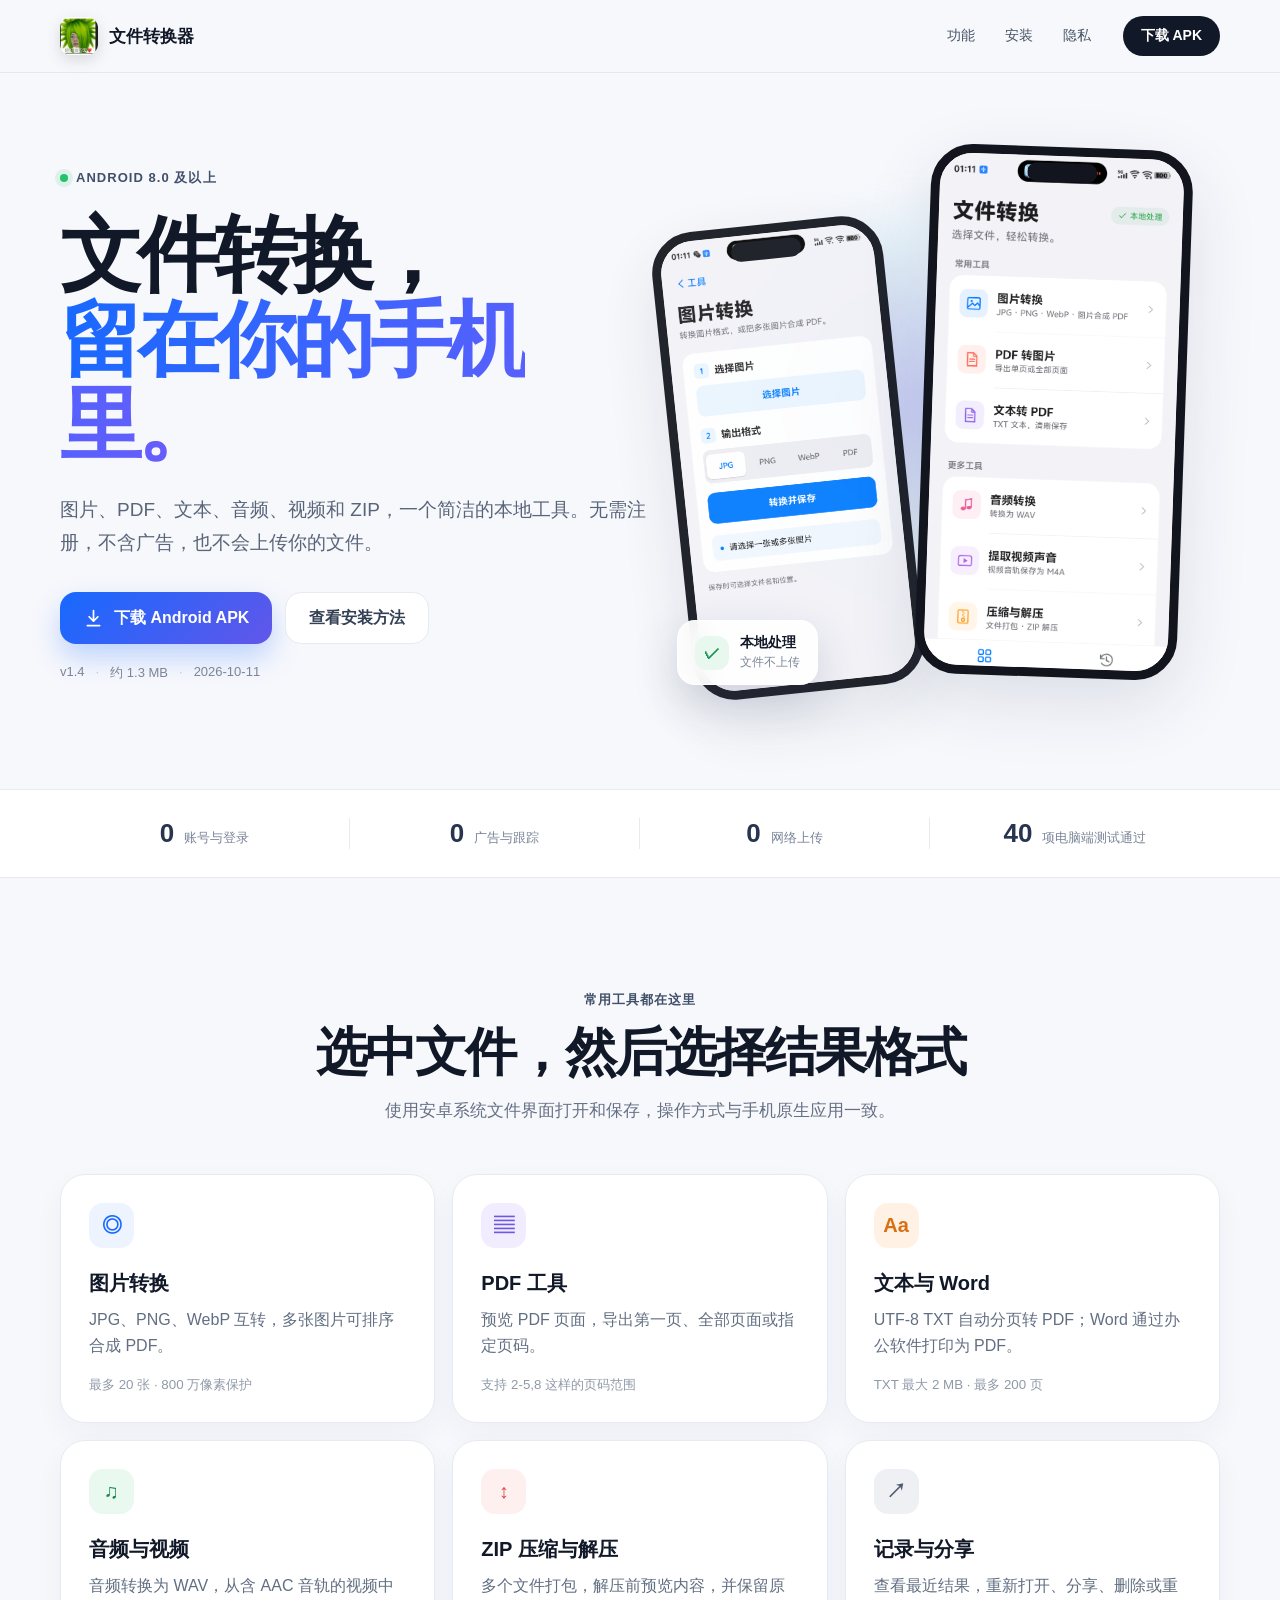
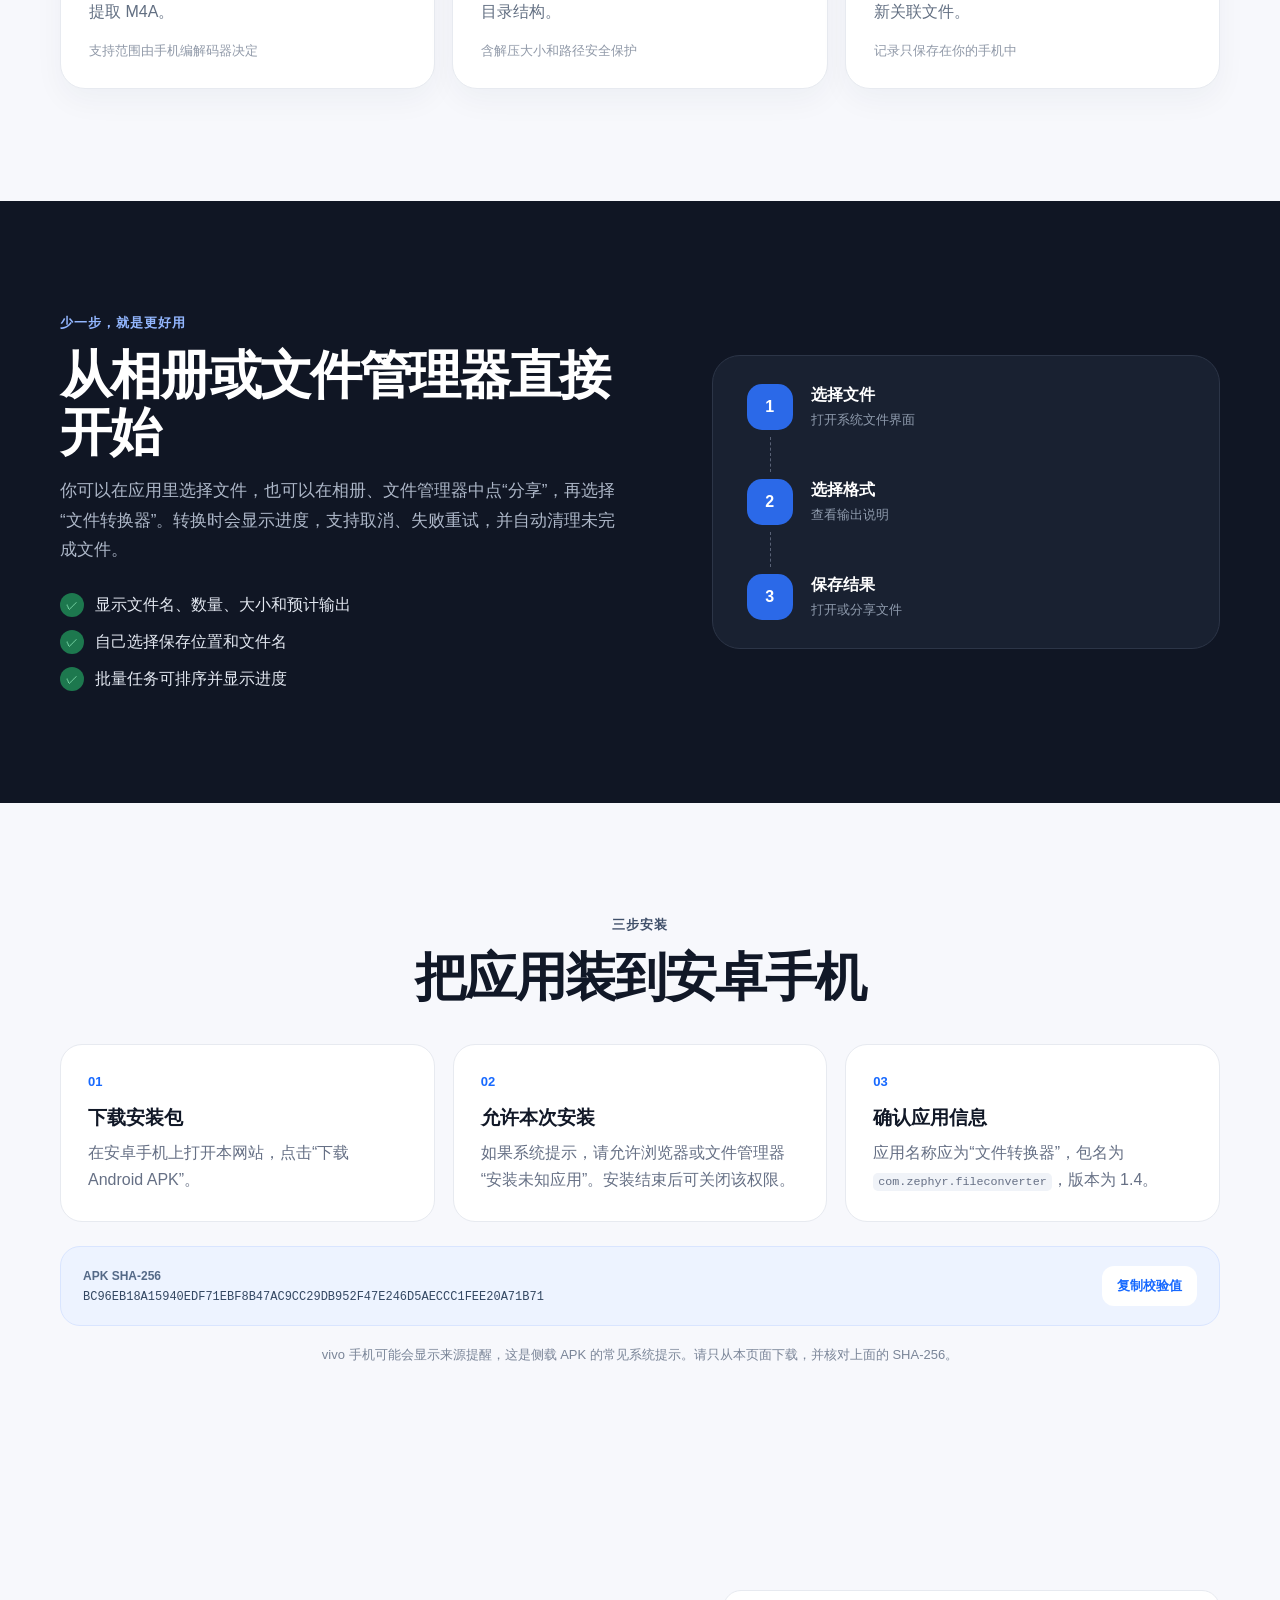
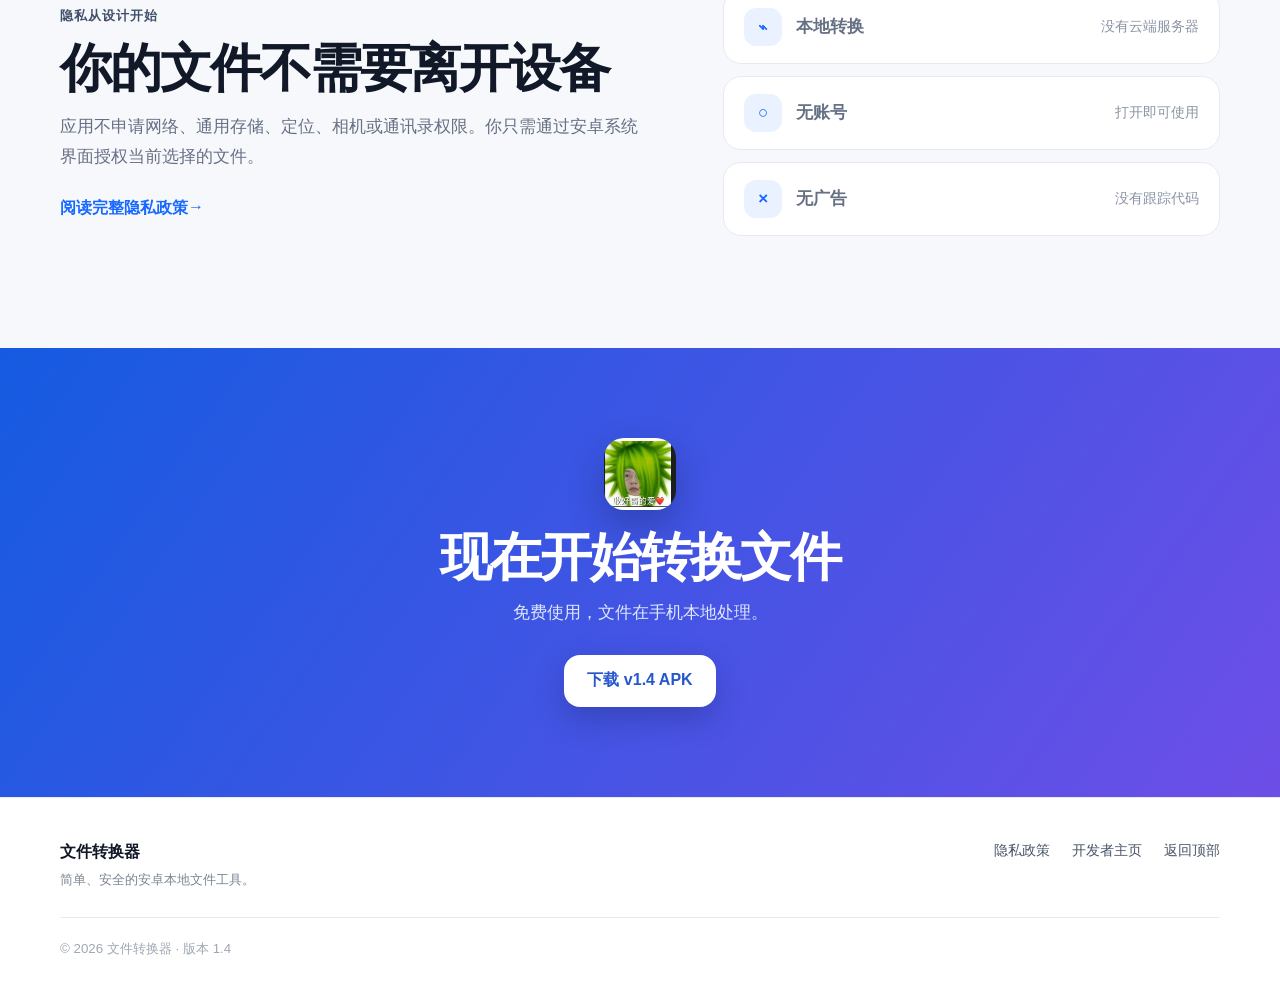
<file: index.html>
<!doctype html>
<html lang="zh-CN">
<head>
  <meta charset="utf-8">
  <meta name="viewport" content="width=device-width, initial-scale=1">
  <meta name="theme-color" content="#f7f8fc">
  <meta name="description" content="文件转换器是一款免费、无广告、在安卓手机本地处理文件的工具。支持图片、PDF、TXT、音频、视频与 ZIP。">
  <title>文件转换器｜官方下载</title>
  <link rel="icon" href="assets/app-icon.png">
  <link rel="stylesheet" href="assets/style.css">
</head>
<body>
  <header class="nav-wrap">
    <nav class="nav shell" aria-label="主导航">
      <a class="brand" href="#top" aria-label="返回首页">
        <img src="assets/app-icon.png" alt="文件转换器图标">
        <span>文件转换器</span>
      </a>
      <div class="nav-links">
        <a href="#features">功能</a>
        <a href="#install">安装</a>
        <a href="privacy.html">隐私</a>
      </div>
      <a class="nav-download" href="downloads/FileConverter-v1.4-release.apk" download>下载 APK</a>
    </nav>
  </header>

  <main id="top">
    <section class="hero shell">
      <div class="hero-copy">
        <span class="eyebrow"><i></i> Android 8.0 及以上</span>
        <h1>文件转换，<br><span>留在你的手机里。</span></h1>
        <p class="lead">图片、PDF、文本、音频、视频和 ZIP，一个简洁的本地工具。无需注册，不含广告，也不会上传你的文件。</p>
        <div class="hero-actions">
          <a class="primary" href="downloads/FileConverter-v1.4-release.apk" download>
            <svg viewBox="0 0 24 24" aria-hidden="true"><path d="M12 3v12m0 0 5-5m-5 5-5-5M5 20h14"/></svg>
            下载 Android APK
          </a>
          <a class="secondary" href="#install">查看安装方法</a>
        </div>
        <div class="release-meta" aria-label="版本信息">
          <span>v1.4</span><b>·</b><span>约 1.3 MB</span><b>·</b><span>2026-10-11</span>
        </div>
      </div>
      <div class="hero-visual" aria-label="应用界面预览">
        <div class="glow"></div>
        <div class="phone phone-back"><img src="assets/ui-image.png" alt="图片转换页面"></div>
        <div class="phone phone-front"><img src="assets/ui-home.png" alt="文件转换器首页"></div>
        <div class="privacy-pill">
          <span class="shield">✓</span>
          <span><strong>本地处理</strong><small>文件不上传</small></span>
        </div>
      </div>
    </section>

    <section class="trust-strip">
      <div class="shell trust-grid">
        <div><strong>0</strong><span>账号与登录</span></div>
        <div><strong>0</strong><span>广告与跟踪</span></div>
        <div><strong>0</strong><span>网络上传</span></div>
        <div><strong>40</strong><span>项电脑端测试通过</span></div>
      </div>
    </section>

    <section class="section shell" id="features">
      <div class="section-heading">
        <span class="kicker">常用工具都在这里</span>
        <h2>选中文件，然后选择结果格式</h2>
        <p>使用安卓系统文件界面打开和保存，操作方式与手机原生应用一致。</p>
      </div>
      <div class="feature-grid">
        <article class="feature-card accent-blue"><span class="feature-icon">◎</span><h3>图片转换</h3><p>JPG、PNG、WebP 互转，多张图片可排序合成 PDF。</p><small>最多 20 张 · 800 万像素保护</small></article>
        <article class="feature-card accent-purple"><span class="feature-icon">▤</span><h3>PDF 工具</h3><p>预览 PDF 页面，导出第一页、全部页面或指定页码。</p><small>支持 2-5,8 这样的页码范围</small></article>
        <article class="feature-card accent-orange"><span class="feature-icon">Aa</span><h3>文本与 Word</h3><p>UTF-8 TXT 自动分页转 PDF；Word 通过办公软件打印为 PDF。</p><small>TXT 最大 2 MB · 最多 200 页</small></article>
        <article class="feature-card accent-green"><span class="feature-icon">♫</span><h3>音频与视频</h3><p>音频转换为 WAV，从含 AAC 音轨的视频中提取 M4A。</p><small>支持范围由手机编解码器决定</small></article>
        <article class="feature-card accent-red"><span class="feature-icon">↕</span><h3>ZIP 压缩与解压</h3><p>多个文件打包，解压前预览内容，并保留原目录结构。</p><small>含解压大小和路径安全保护</small></article>
        <article class="feature-card accent-slate"><span class="feature-icon">↗</span><h3>记录与分享</h3><p>查看最近结果，重新打开、分享、删除或重新关联文件。</p><small>记录只保存在你的手机中</small></article>
      </div>
    </section>

    <section class="section experience">
      <div class="shell experience-grid">
        <div class="experience-copy">
          <span class="kicker">少一步，就是更好用</span>
          <h2>从相册或文件管理器直接开始</h2>
          <p>你可以在应用里选择文件，也可以在相册、文件管理器中点“分享”，再选择“文件转换器”。转换时会显示进度，支持取消、失败重试，并自动清理未完成文件。</p>
          <ul class="checks">
            <li><span>✓</span>显示文件名、数量、大小和预计输出</li>
            <li><span>✓</span>自己选择保存位置和文件名</li>
            <li><span>✓</span>批量任务可排序并显示进度</li>
          </ul>
        </div>
        <div class="flow" aria-label="使用流程">
          <div class="flow-item"><b>1</b><span><strong>选择文件</strong><small>打开系统文件界面</small></span></div>
          <div class="flow-line"></div>
          <div class="flow-item"><b>2</b><span><strong>选择格式</strong><small>查看输出说明</small></span></div>
          <div class="flow-line"></div>
          <div class="flow-item"><b>3</b><span><strong>保存结果</strong><small>打开或分享文件</small></span></div>
        </div>
      </div>
    </section>

    <section class="section shell" id="install">
      <div class="section-heading compact">
        <span class="kicker">三步安装</span>
        <h2>把应用装到安卓手机</h2>
      </div>
      <div class="steps">
        <article><span>01</span><h3>下载安装包</h3><p>在安卓手机上打开本网站，点击“下载 Android APK”。</p></article>
        <article><span>02</span><h3>允许本次安装</h3><p>如果系统提示，请允许浏览器或文件管理器“安装未知应用”。安装结束后可关闭该权限。</p></article>
        <article><span>03</span><h3>确认应用信息</h3><p>应用名称应为“文件转换器”，包名为 <code>com.zephyr.fileconverter</code>，版本为 1.4。</p></article>
      </div>
      <div class="verify-card">
        <div><span class="verify-label">APK SHA-256</span><code id="apkHash">BC96EB18A15940EDF71EBF8B47AC9CC29DB952F47E246D5AECCC1FEE20A71B71</code></div>
        <button type="button" id="copyHash">复制校验值</button>
      </div>
      <p class="install-note">vivo 手机可能会显示来源提醒，这是侧载 APK 的常见系统提示。请只从本页面下载，并核对上面的 SHA-256。</p>
    </section>

    <section class="section shell privacy-preview">
      <div>
        <span class="kicker">隐私从设计开始</span>
        <h2>你的文件不需要离开设备</h2>
        <p>应用不申请网络、通用存储、定位、相机或通讯录权限。你只需通过安卓系统界面授权当前选择的文件。</p>
        <a href="privacy.html">阅读完整隐私政策 <span>→</span></a>
      </div>
      <div class="privacy-points">
        <p><span>⌁</span><strong>本地转换</strong><small>没有云端服务器</small></p>
        <p><span>○</span><strong>无账号</strong><small>打开即可使用</small></p>
        <p><span>×</span><strong>无广告</strong><small>没有跟踪代码</small></p>
      </div>
    </section>

    <section class="final-cta">
      <div class="shell">
        <img src="assets/app-icon.png" alt="" aria-hidden="true">
        <h2>现在开始转换文件</h2>
        <p>免费使用，文件在手机本地处理。</p>
        <a class="primary light" href="downloads/FileConverter-v1.4-release.apk" download>下载 v1.4 APK</a>
      </div>
    </section>
  </main>

  <footer>
    <div class="shell footer-grid">
      <div><strong>文件转换器</strong><p>简单、安全的安卓本地文件工具。</p></div>
      <div class="footer-links"><a href="privacy.html">隐私政策</a><a href="https://github.com/zephyr1225-1" rel="noopener">开发者主页</a><a href="#top">返回顶部</a></div>
      <small>© 2026 文件转换器 · 版本 1.4</small>
    </div>
  </footer>
  <div class="toast" id="toast" role="status" aria-live="polite">校验值已复制</div>
  <script src="assets/app.js"></script>
</body>
</html>
</file>
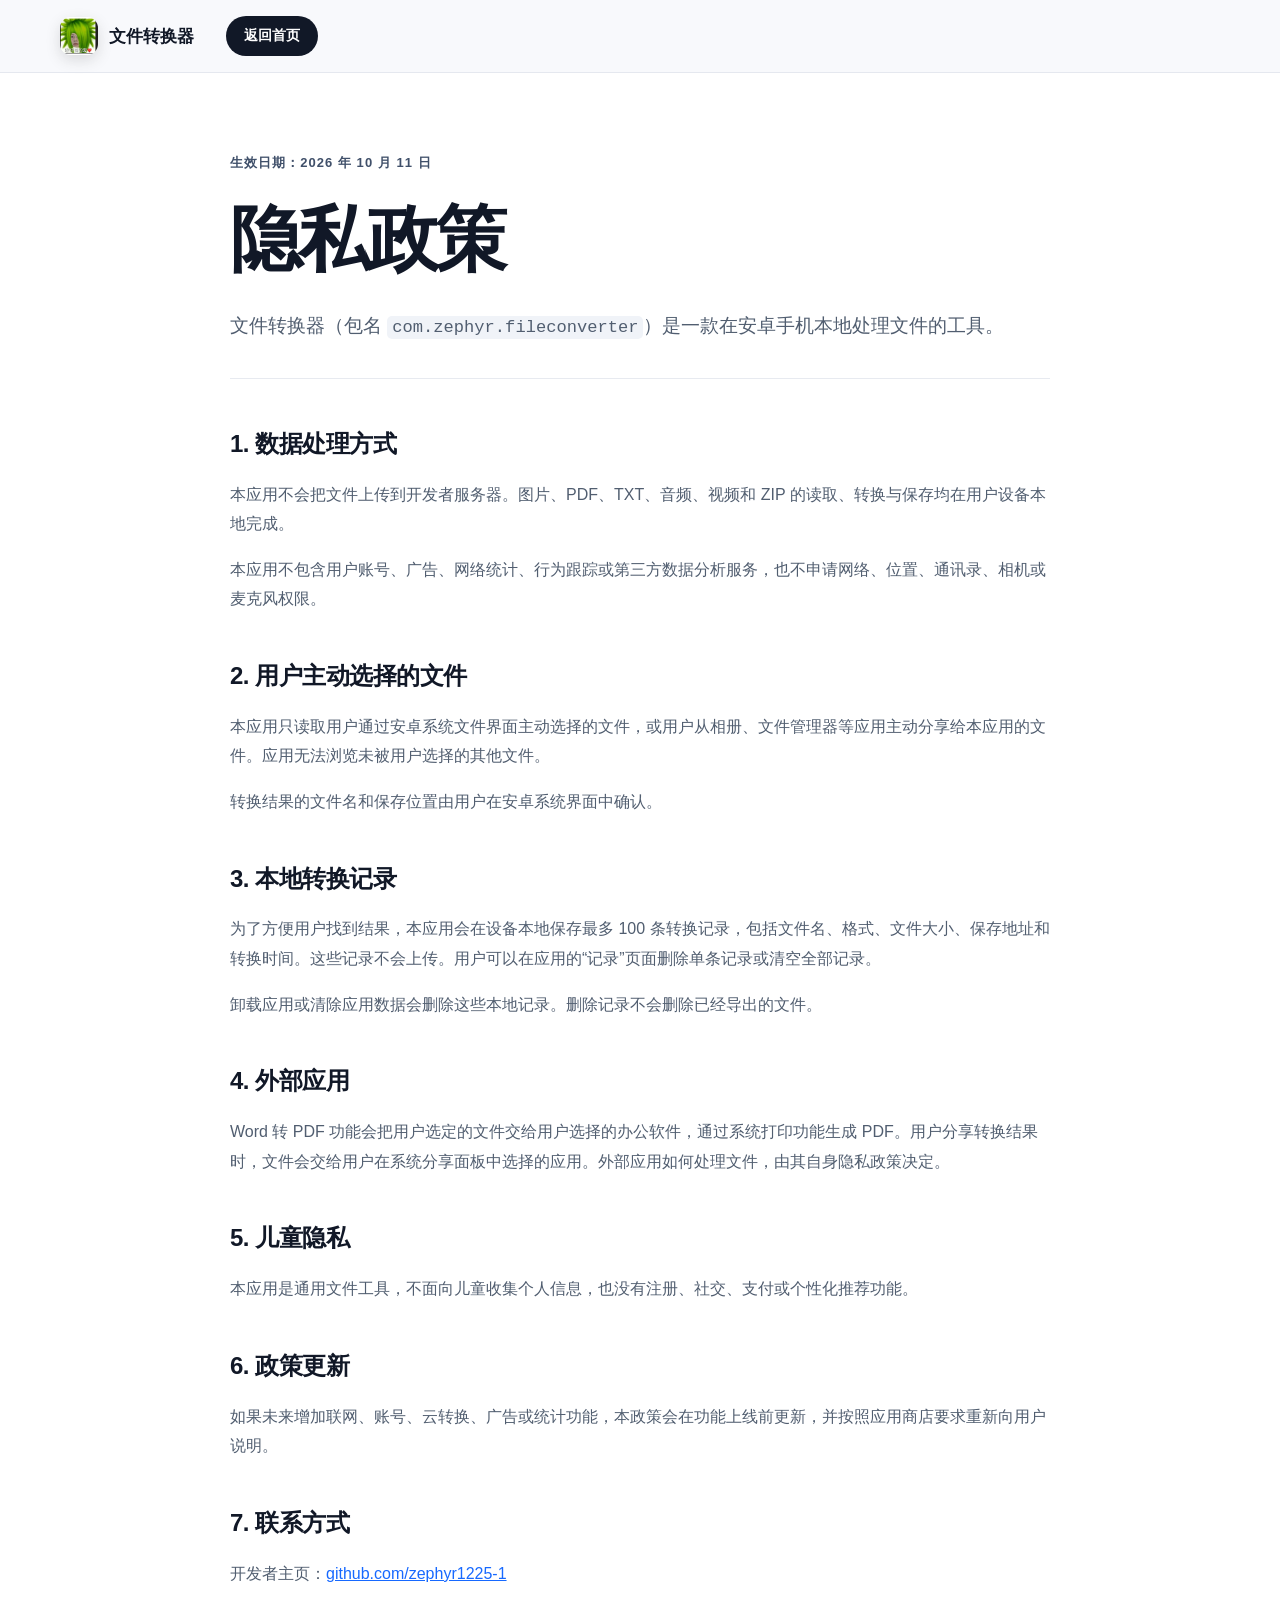
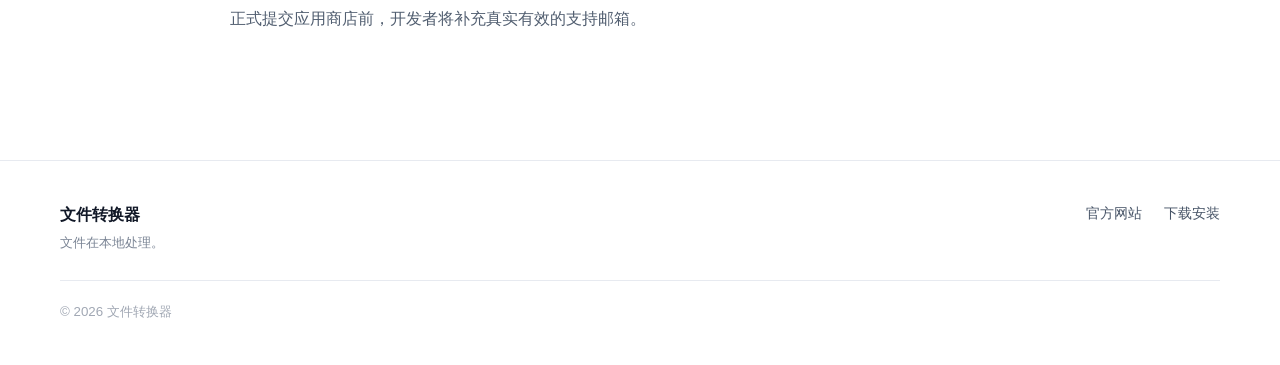
<file: privacy.html>
<!doctype html>
<html lang="zh-CN">
<head>
  <meta charset="utf-8">
  <meta name="viewport" content="width=device-width, initial-scale=1">
  <meta name="theme-color" content="#f7f8fc">
  <meta name="description" content="文件转换器隐私政策">
  <title>隐私政策｜文件转换器</title>
  <link rel="icon" href="assets/app-icon.png">
  <link rel="stylesheet" href="assets/style.css">
</head>
<body class="policy-body">
  <header class="nav-wrap"><nav class="nav shell"><a class="brand" href="index.html"><img src="assets/app-icon.png" alt="文件转换器图标"><span>文件转换器</span></a><a class="nav-download" href="index.html">返回首页</a></nav></header>
  <main class="policy shell">
    <span class="kicker">生效日期：2026 年 10 月 11 日</span>
    <h1>隐私政策</h1>
    <p class="policy-lead">文件转换器（包名 <code>com.zephyr.fileconverter</code>）是一款在安卓手机本地处理文件的工具。</p>
    <section><h2>1. 数据处理方式</h2><p>本应用不会把文件上传到开发者服务器。图片、PDF、TXT、音频、视频和 ZIP 的读取、转换与保存均在用户设备本地完成。</p><p>本应用不包含用户账号、广告、网络统计、行为跟踪或第三方数据分析服务，也不申请网络、位置、通讯录、相机或麦克风权限。</p></section>
    <section><h2>2. 用户主动选择的文件</h2><p>本应用只读取用户通过安卓系统文件界面主动选择的文件，或用户从相册、文件管理器等应用主动分享给本应用的文件。应用无法浏览未被用户选择的其他文件。</p><p>转换结果的文件名和保存位置由用户在安卓系统界面中确认。</p></section>
    <section><h2>3. 本地转换记录</h2><p>为了方便用户找到结果，本应用会在设备本地保存最多 100 条转换记录，包括文件名、格式、文件大小、保存地址和转换时间。这些记录不会上传。用户可以在应用的“记录”页面删除单条记录或清空全部记录。</p><p>卸载应用或清除应用数据会删除这些本地记录。删除记录不会删除已经导出的文件。</p></section>
    <section><h2>4. 外部应用</h2><p>Word 转 PDF 功能会把用户选定的文件交给用户选择的办公软件，通过系统打印功能生成 PDF。用户分享转换结果时，文件会交给用户在系统分享面板中选择的应用。外部应用如何处理文件，由其自身隐私政策决定。</p></section>
    <section><h2>5. 儿童隐私</h2><p>本应用是通用文件工具，不面向儿童收集个人信息，也没有注册、社交、支付或个性化推荐功能。</p></section>
    <section><h2>6. 政策更新</h2><p>如果未来增加联网、账号、云转换、广告或统计功能，本政策会在功能上线前更新，并按照应用商店要求重新向用户说明。</p></section>
    <section><h2>7. 联系方式</h2><p>开发者主页：<a href="https://github.com/zephyr1225-1" rel="noopener">github.com/zephyr1225-1</a></p><p>正式提交应用商店前，开发者将补充真实有效的支持邮箱。</p></section>
  </main>
  <footer><div class="shell footer-grid"><div><strong>文件转换器</strong><p>文件在本地处理。</p></div><div class="footer-links"><a href="index.html">官方网站</a><a href="index.html#install">下载安装</a></div><small>© 2026 文件转换器</small></div></footer>
</body>
</html>
</file>
<file: assets/style.css>
:root{--ink:#111827;--muted:#667085;--line:#e7eaf0;--blue:#1769ff;--blue2:#6d5dfc;--surface:#fff;--bg:#f7f8fc;--shadow:0 24px 70px rgba(25,40,76,.12)}*{box-sizing:border-box}html{scroll-behavior:smooth}body{margin:0;color:var(--ink);background:var(--bg);font-family:-apple-system,BlinkMacSystemFont,"Segoe UI","PingFang SC","Microsoft YaHei",sans-serif;-webkit-font-smoothing:antialiased}.shell{width:min(1160px,calc(100% - 40px));margin-inline:auto}.nav-wrap{position:sticky;top:0;z-index:20;background:rgba(247,248,252,.82);border-bottom:1px solid rgba(225,229,237,.8);backdrop-filter:blur(20px);-webkit-backdrop-filter:blur(20px)}.nav{height:72px;display:flex;align-items:center;gap:32px}.brand{display:flex;align-items:center;gap:11px;color:var(--ink);font-size:17px;font-weight:750;text-decoration:none}.brand img{width:38px;height:38px;border-radius:11px;object-fit:cover;box-shadow:0 5px 15px rgba(0,0,0,.13)}.nav-links{display:flex;gap:30px;margin-left:auto}.nav-links a,.footer-links a{color:#475467;text-decoration:none;font-size:14px}.nav-links a:hover,.footer-links a:hover{color:var(--blue)}.nav-download{color:#fff;background:var(--ink);padding:11px 18px;border-radius:999px;text-decoration:none;font-size:14px;font-weight:700}.hero{min-height:710px;display:grid;grid-template-columns:1.03fr .97fr;align-items:center;padding-block:72px 84px}.eyebrow,.kicker{display:inline-flex;align-items:center;gap:8px;color:#40506a;font-size:13px;font-weight:750;letter-spacing:.08em;text-transform:uppercase}.eyebrow i{width:8px;height:8px;background:#25c26e;border-radius:50%;box-shadow:0 0 0 5px rgba(37,194,110,.13)}h1,h2,h3,p{margin-top:0}.hero h1{font-size:clamp(52px,6.6vw,82px);line-height:1.04;letter-spacing:-.055em;margin:25px 0 25px}.hero h1 span{background:linear-gradient(110deg,var(--blue),var(--blue2));-webkit-background-clip:text;background-clip:text;color:transparent}.lead{max-width:620px;color:#596579;font-size:19px;line-height:1.78}.hero-actions{display:flex;gap:13px;align-items:center;margin-top:32px;flex-wrap:wrap}.primary,.secondary{display:inline-flex;align-items:center;justify-content:center;gap:10px;min-height:52px;padding:0 23px;border-radius:16px;text-decoration:none;font-weight:750}.primary{background:linear-gradient(135deg,var(--blue),#6256e9);color:white;box-shadow:0 13px 28px rgba(23,105,255,.26)}.primary:hover{transform:translateY(-2px);box-shadow:0 17px 34px rgba(23,105,255,.32)}.primary svg{width:21px;height:21px;fill:none;stroke:currentColor;stroke-width:2;stroke-linecap:round;stroke-linejoin:round}.secondary{color:#344054;background:#fff;border:1px solid var(--line)}.release-meta{display:flex;gap:11px;color:#7a8598;font-size:13px;margin-top:20px}.release-meta b{font-weight:400;color:#c0c6d1}.hero-visual{height:560px;position:relative}.glow{position:absolute;width:460px;height:460px;border-radius:50%;background:radial-gradient(circle,rgba(92,111,246,.27),rgba(103,210,255,.10) 48%,transparent 70%);top:30px;left:38px;filter:blur(10px)}.phone{position:absolute;width:262px;height:530px;border:9px solid #12151d;border-radius:42px;background:#fff;overflow:hidden;box-shadow:var(--shadow)}.phone:before{content:"";position:absolute;z-index:2;top:7px;left:50%;transform:translateX(-50%);width:70px;height:19px;border-radius:20px;background:#12151d}.phone img{width:100%;height:100%;object-fit:cover;object-position:top}.phone-front{top:2px;right:35px;transform:rotate(2deg)}.phone-back{width:232px;height:470px;top:78px;left:15px;transform:rotate(-6deg);opacity:.93}.privacy-pill{position:absolute;z-index:3;left:20px;bottom:20px;display:flex;align-items:center;gap:11px;background:rgba(255,255,255,.92);padding:13px 17px;border:1px solid rgba(255,255,255,.8);border-radius:18px;box-shadow:0 17px 45px rgba(41,54,91,.17);backdrop-filter:blur(12px)}.privacy-pill .shield{display:grid;place-items:center;width:34px;height:34px;border-radius:12px;background:#e8f8ef;color:#16954f;font-weight:900}.privacy-pill strong,.privacy-pill small{display:block}.privacy-pill strong{font-size:14px}.privacy-pill small{margin-top:2px;color:#7b8596;font-size:12px}.trust-strip{background:#fff;border-block:1px solid var(--line)}.trust-grid{display:grid;grid-template-columns:repeat(4,1fr);padding-block:28px}.trust-grid div{display:flex;align-items:baseline;justify-content:center;gap:10px;border-right:1px solid var(--line)}.trust-grid div:last-child{border-right:0}.trust-grid strong{font-size:26px;color:#273550}.trust-grid span{font-size:13px;color:#7a8598}.section{padding-block:112px}.section-heading{max-width:720px;margin:0 auto 48px;text-align:center}.section-heading.compact{margin-bottom:38px}.section-heading h2,.experience h2,.privacy-preview h2,.final-cta h2{font-size:clamp(36px,4.5vw,52px);line-height:1.1;letter-spacing:-.04em;margin:15px 0}.section-heading p,.experience-copy>p,.privacy-preview>div>p{font-size:17px;color:var(--muted);line-height:1.75}.feature-grid{display:grid;grid-template-columns:repeat(3,1fr);gap:17px}.feature-card{background:#fff;padding:28px;border:1px solid var(--line);border-radius:25px;min-height:246px;box-shadow:0 12px 30px rgba(31,46,80,.045);transition:transform .2s,box-shadow .2s}.feature-card:hover{transform:translateY(-5px);box-shadow:0 20px 45px rgba(31,46,80,.09)}.feature-icon{display:grid;place-items:center;width:45px;height:45px;border-radius:14px;background:#eef4ff;color:var(--blue);font-size:20px;font-weight:800}.accent-purple .feature-icon{background:#f1edff;color:#7256df}.accent-orange .feature-icon{background:#fff2e5;color:#d86f13}.accent-green .feature-icon{background:#e9f9ef;color:#16874b}.accent-red .feature-icon{background:#fff0f0;color:#d84949}.accent-slate .feature-icon{background:#eef0f4;color:#4f5b70}.feature-card h3{font-size:20px;margin:22px 0 10px}.feature-card p{color:#626f82;line-height:1.65;margin-bottom:15px}.feature-card small{color:#9099a8}.experience{background:#101624;color:#fff}.experience-grid{display:grid;grid-template-columns:1.05fr .95fr;gap:90px;align-items:center}.experience .kicker{color:#93b7ff}.experience-copy>p{color:#aeb8c9}.checks{list-style:none;padding:0;margin:28px 0 0;display:grid;gap:13px}.checks li{display:flex;gap:11px;align-items:center;color:#e4e9f2}.checks span{display:grid;place-items:center;width:24px;height:24px;border-radius:50%;background:#1d784e;color:#90efbc;font-size:12px}.flow{background:#192131;border:1px solid #2c3547;border-radius:28px;padding:28px 34px}.flow-item{display:flex;align-items:center;gap:18px}.flow-item>b{display:grid;place-items:center;width:46px;height:46px;border-radius:15px;background:#2b69e8;color:#fff}.flow-item strong,.flow-item small{display:block}.flow-item small{color:#8f9bad;margin-top:5px}.flow-line{height:35px;border-left:1px dashed #596276;margin:7px 0 7px 23px}.steps{display:grid;grid-template-columns:repeat(3,1fr);gap:18px}.steps article{background:white;border:1px solid var(--line);border-radius:22px;padding:27px}.steps article>span{color:var(--blue);font-size:13px;font-weight:800}.steps h3{font-size:19px;margin:15px 0 9px}.steps p{color:var(--muted);line-height:1.68;margin-bottom:0}.steps code,.policy code{font-size:.9em;background:#f0f3f8;padding:2px 5px;border-radius:5px}.verify-card{margin-top:24px;background:#edf3ff;border:1px solid #d9e5ff;border-radius:20px;padding:19px 22px;display:flex;align-items:center;gap:20px}.verify-card>div{min-width:0;display:grid;gap:7px}.verify-label{font-size:12px;color:#546987;font-weight:800}.verify-card code{font-size:12px;word-break:break-all;color:#344863}.verify-card button{margin-left:auto;flex:none;border:0;background:#fff;color:var(--blue);border-radius:12px;padding:11px 15px;font-weight:750;cursor:pointer}.install-note{text-align:center;color:#7a8598;font-size:13px;line-height:1.65;max-width:760px;margin:18px auto 0}.privacy-preview{display:grid;grid-template-columns:1.08fr .92fr;align-items:center;gap:80px}.privacy-preview a{display:inline-flex;color:var(--blue);font-weight:750;text-decoration:none;margin-top:10px}.privacy-points{display:grid;gap:12px}.privacy-points p{display:flex;align-items:center;gap:14px;background:#fff;border:1px solid var(--line);border-radius:18px;padding:17px 20px;margin:0}.privacy-points p>span{display:grid;place-items:center;width:38px;height:38px;border-radius:12px;background:#ebf2ff;color:var(--blue);font-weight:900}.privacy-points strong,.privacy-points small{display:block}.privacy-points small{margin-left:auto;color:#8a94a5}.final-cta{padding:90px 0;text-align:center;color:#fff;background:linear-gradient(125deg,#155be1,#6d4ee7)}.final-cta img{width:72px;height:72px;border-radius:20px;box-shadow:0 15px 35px rgba(13,25,75,.3)}.final-cta p{color:#dfe8ff;font-size:17px}.primary.light{margin-top:14px;color:#2757ce;background:#fff;box-shadow:0 12px 30px rgba(23,36,97,.3)}footer{background:#fff;border-top:1px solid var(--line);padding:44px 0}.footer-grid{display:grid;grid-template-columns:1fr auto;gap:20px;align-items:start}.footer-grid p{color:#7b8595;font-size:13px;margin:8px 0}.footer-links{display:flex;gap:22px}.footer-grid>small{grid-column:1/-1;color:#a0a7b3;border-top:1px solid var(--line);padding-top:22px}.toast{position:fixed;z-index:30;left:50%;bottom:30px;transform:translate(-50%,20px);background:#101624;color:white;padding:12px 18px;border-radius:13px;opacity:0;pointer-events:none;transition:.2s}.toast.show{opacity:1;transform:translate(-50%,0)}.policy-body{background:#fff}.policy{max-width:820px;padding-block:80px 110px}.policy h1{font-size:clamp(46px,7vw,72px);letter-spacing:-.05em;margin:20px 0}.policy-lead{font-size:19px;color:#5f6b7e;line-height:1.75;border-bottom:1px solid var(--line);padding-bottom:34px}.policy section{padding-top:30px}.policy h2{font-size:24px;letter-spacing:-.02em}.policy p{color:#515e70;line-height:1.85}.policy a{color:var(--blue)}@media(max-width:900px){.nav-links{display:none}.nav-download{margin-left:auto}.hero{grid-template-columns:1fr;padding-top:56px}.hero-copy{text-align:center}.lead{margin-inline:auto}.hero-actions,.release-meta{justify-content:center}.hero-visual{height:520px;max-width:540px;width:100%;margin:35px auto 0}.feature-grid{grid-template-columns:repeat(2,1fr)}.experience-grid,.privacy-preview{grid-template-columns:1fr;gap:48px}.trust-grid{grid-template-columns:repeat(2,1fr);row-gap:22px}.trust-grid div:nth-child(2){border-right:0}.steps{grid-template-columns:1fr}}@media(max-width:600px){.shell{width:min(100% - 28px,1160px)}.nav{height:64px}.nav-download{padding:9px 13px}.hero{padding-block:48px 58px;min-height:auto}.hero h1{font-size:45px}.lead{font-size:16px}.hero-actions{display:grid}.primary,.secondary{width:100%}.hero-visual{height:415px}.phone{width:202px;height:407px;border-width:7px;border-radius:32px}.phone-front{right:7px}.phone-back{width:175px;height:355px;left:0;top:55px}.privacy-pill{left:5px;bottom:2px}.trust-grid div{flex-direction:column;align-items:center;gap:2px}.trust-grid span{font-size:11px}.section{padding-block:78px}.section-heading{margin-bottom:32px}.section-heading h2,.experience h2,.privacy-preview h2,.final-cta h2{font-size:35px}.feature-grid{grid-template-columns:1fr}.feature-card{min-height:auto}.experience-grid{gap:36px}.flow{padding:22px}.verify-card{align-items:flex-start;flex-direction:column}.verify-card button{margin-left:0;width:100%}.privacy-preview{gap:35px}.privacy-points small{display:none}.footer-grid{grid-template-columns:1fr}.footer-links{flex-wrap:wrap}.footer-grid>small{grid-column:auto}}
</file>
